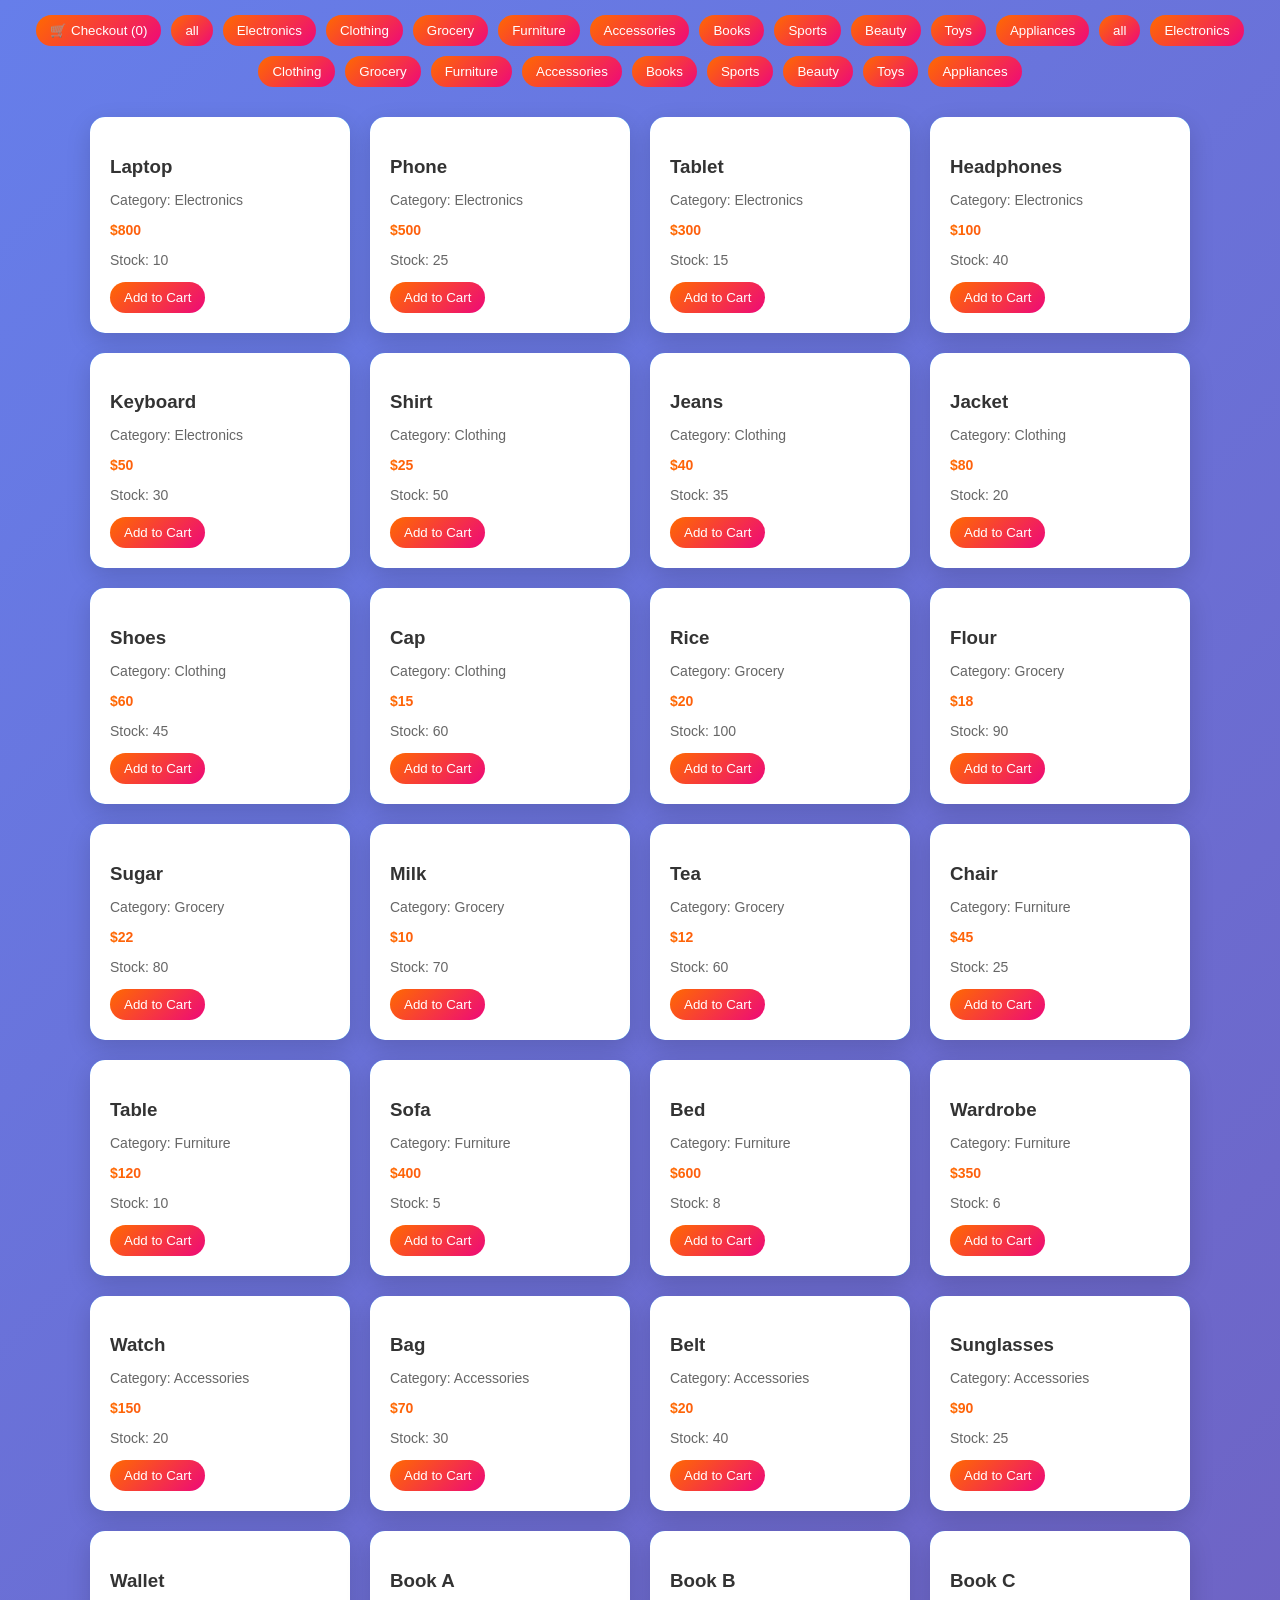
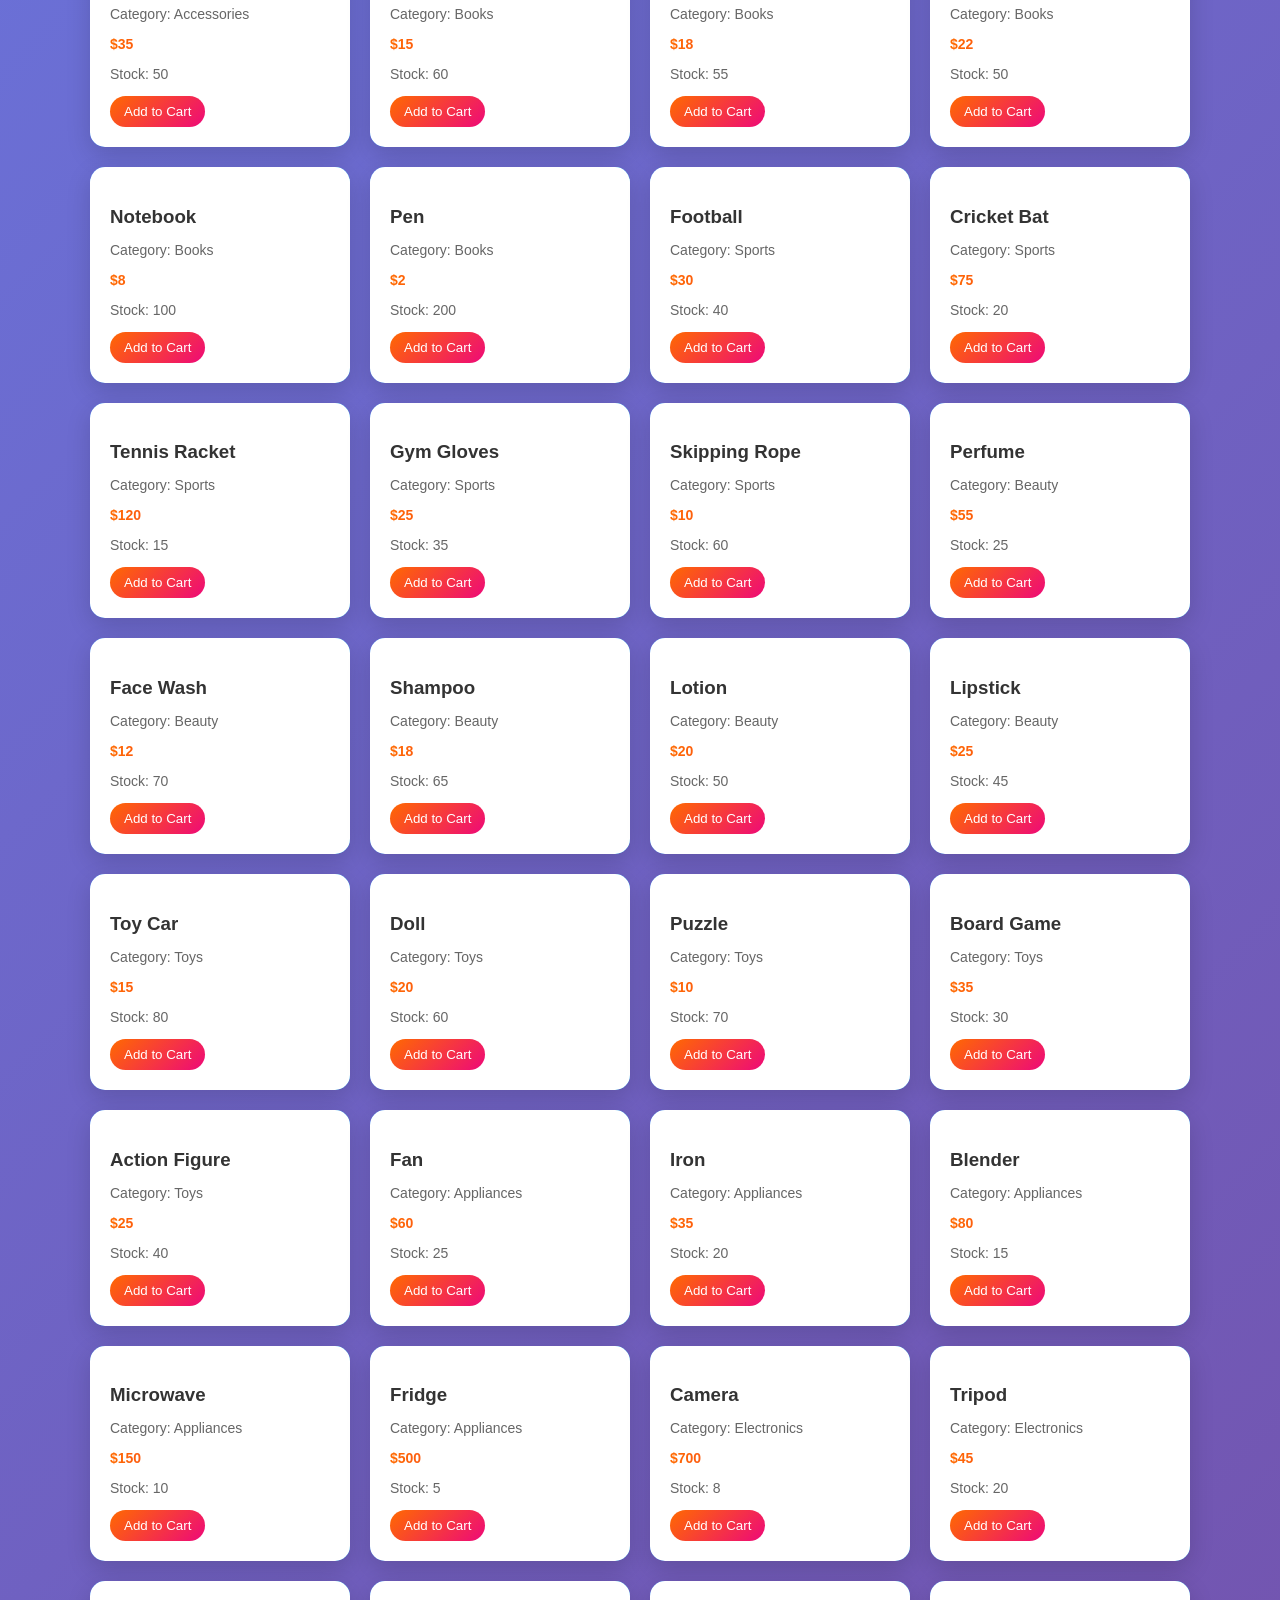
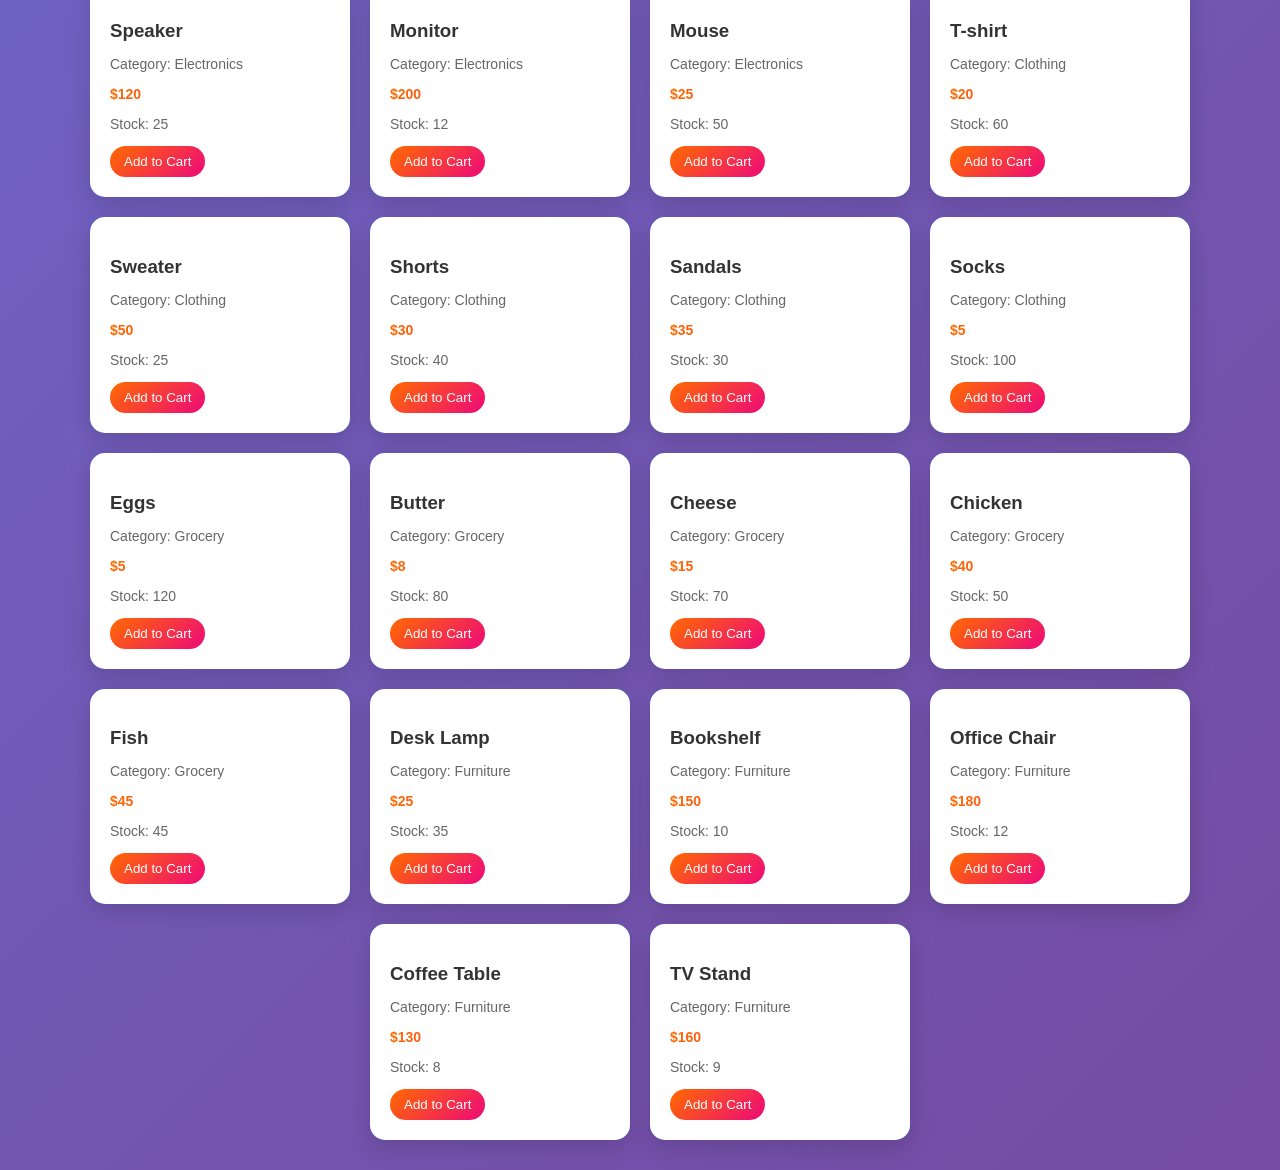
<file: index.html>
<!DOCTYPE html>
<html lang="en">
<head>
    <meta charset="UTF-8">
    <meta name="viewport" content="width=device-width, initial-scale=1.0">
    
    <title>Product App</title>
<link rel="icon" type="image/png" href="./ChatGPT Image May 17, 2026, 08_46_29 PM.png">
    <link rel="stylesheet" href="style.css">
</head>
<body>
     
    <div class="btns">

    </div>

        <div class="container"></div>

<script src="./app.js"></script>
</body>
</html>
</file>
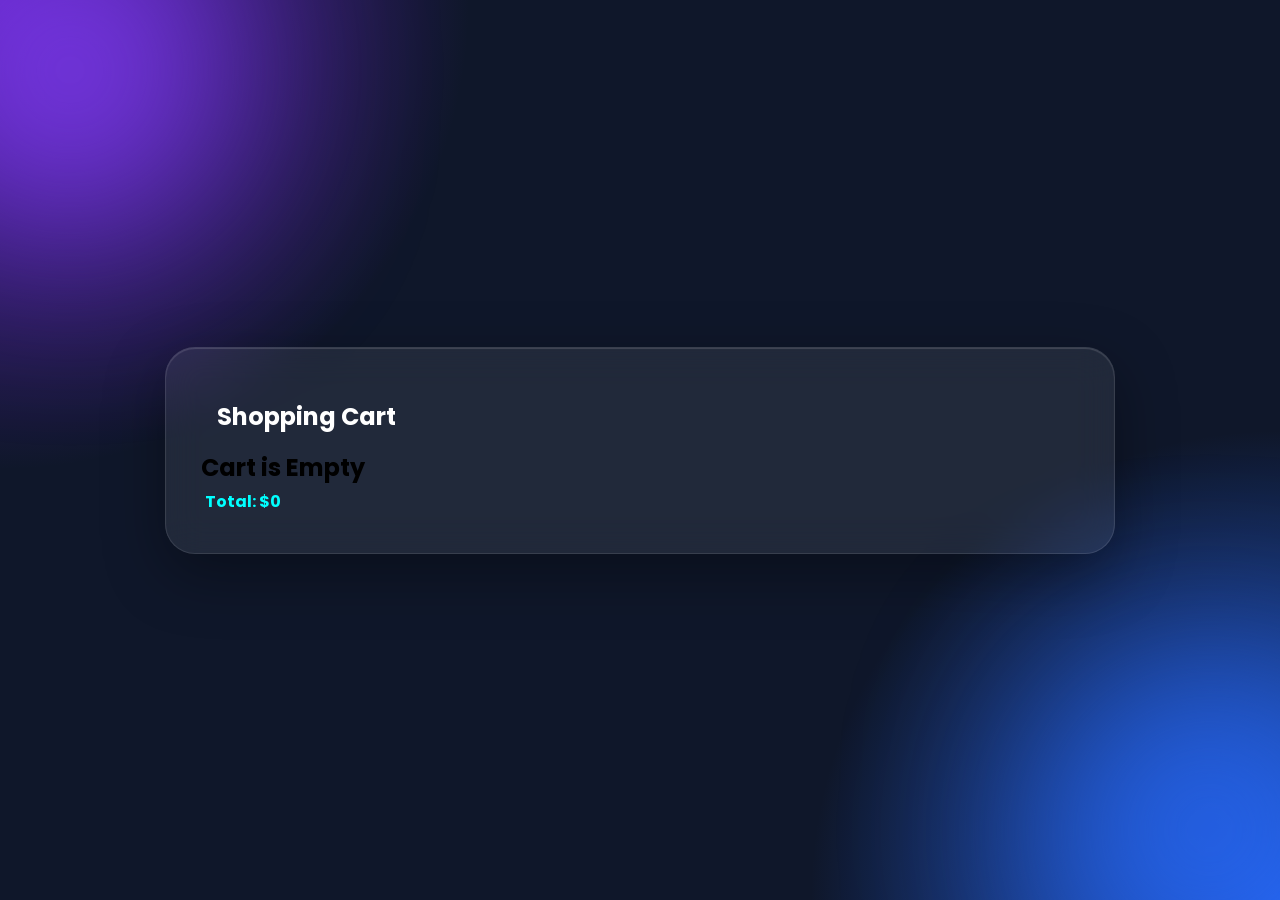
<file: cart.html>
<!DOCTYPE html>
<html lang="en">

<head>
    <meta charset="UTF-8">
    <title>🛒 Cart Page</title>
   


    <link href="https://fonts.googleapis.com/css2?family=Poppins:wght@300;400;500;600;700&display=swap"
        rel="stylesheet">

   <link rel="stylesheet" href="cart.css">
</head>




<body>

    <div class="cart-container">
        <h2 class="h2">Shopping Cart</h2>

        <div class="items">



        </div>

        <div class="total-section">
            Total: <span class="total-amount"></span>
        </div>
    </div>


    <script src="./cart.js"></script>
</body>

</html>
</file>
<file: style.css>
body {
    font-family: Arial, sans-serif;
    background: linear-gradient(135deg, #667eea, #764ba2);
    margin: 0;
}

/* Container */
.container {
    display: flex;
    flex-wrap: wrap;
    gap: 20px;
    padding: 30px;
    justify-content: center;
}

/* Card */
.card {
    background: #ffffff;
    padding: 20px;
    width: 220px;
    border-radius: 15px;
    box-shadow: 0 8px 25px rgba(0,0,0,0.15);
    transition: 0.4s ease;
    position: relative;
    overflow: hidden;
}

/* Animated gradient border */
.card::before {
    content: "";
    position: absolute;
    inset: -2px;
    background: linear-gradient(270deg, #ff6a00, #ee0979, #00c6ff, #0072ff);
    background-size: 400% 400%;
    z-index: -1;
    border-radius: 15px;
    animation: gradientMove 6s ease infinite;
}

/* Hover */
.card:hover {
    transform: translateY(-12px) scale(1.05);
}

/* Text */
.card h3 {
    margin-bottom: 10px;
    color: #333;
}

.card p {
    font-size: 14px;
    color: #666;
}

/* Price with gradient text */
.price {
    font-weight: bold;
    font-size: 16px;
    background: linear-gradient(90deg, #ff6a00, #ee0979);
    -webkit-background-clip: text;
    -webkit-text-fill-color: transparent;
}

/* Buttons */
.btns {
    display: flex;
    justify-content: center;
    gap: 10px;
    margin-top: 15px;
    flex-wrap: wrap;
}

button {
    padding: 8px 14px;
    border: none;
    border-radius: 25px;
    cursor: pointer;
    color: #fff;
    background: linear-gradient(135deg, #ff6a00, #ee0979);
    transition: 0.3s;
}

/* Button hover */
button:hover {
    background: linear-gradient(135deg, #00c6ff, #0072ff);
    transform: scale(1.1);
}

/* Animation */
@keyframes gradientMove {
    0% { background-position: 0% 50%; }
    50% { background-position: 100% 50%; }
    100% { background-position: 0% 50%; }
}
</file>
<file: cart.css>
* {
            margin: 0;
            padding: 0;
            box-sizing: border-box;
        }

        body {
            font-family: "Poppins", sans-serif;
            min-height: 100vh;
            background:
                radial-gradient(circle at top left, #5b21b6, transparent 30%),
                radial-gradient(circle at bottom right, #2563eb, transparent 30%),
                #0f172a;
            display: flex;
            justify-content: center;
            align-items: center;
            padding: 30px;
            overflow-x: hidden;
        }

        /* Floating Glow */
        body::before,
        body::after {
            content: "";
            position: fixed;
            width: 300px;
            height: 300px;
            border-radius: 50%;
            filter: blur(100px);
            z-index: -1;
            animation: float 8s infinite ease-in-out;
        }

        body::before {
            background: #7c3aed;
            top: -80px;
            left: -80px;
        }

        body::after {
            background: #2563eb;
            bottom: -80px;
            right: -80px;
            animation-delay: 3s;
        }

        @keyframes float {

            0%,
            100% {
                transform: translateY(0px);
            }

            50% {
                transform: translateY(30px);
            }
        }

        .cart-container {
            width: 100%;
            max-width: 950px;
            background: rgba(255, 255, 255, 0.08);
            backdrop-filter: blur(18px);
            border: 1px solid rgba(255, 255, 255, 0.1);
            border-radius: 30px;
            padding: 35px;
            box-shadow:
                0 20px 60px rgba(0, 0, 0, 0.35),
                inset 0 1px 1px rgba(255, 255, 255, 0.15);
            animation: fadeUp 1s ease;
        }

        @keyframes fadeUp {
            from {
                opacity: 0;
                transform: translateY(50px);
            }

            to {
                opacity: 1;
                transform: translateY(0);
            }
        }

        .top {
            display: flex;
            justify-content: space-between;
            align-items: center;
            margin-bottom: 35px;
        }

        .title {
            color: white;
        }

        .title h2 {
            font-size: 36px;
            font-weight: 700;
        }

        .title p {
            color: rgba(255, 255, 255, 0.7);
            margin-top: 6px;
        }

        .cart-icon {
            width: 70px;
            height: 70px;
            border-radius: 20px;
            background: linear-gradient(135deg, #7c3aed, #2563eb);
            display: flex;
            justify-content: center;
            align-items: center;
            color: white;
            font-size: 30px;
            box-shadow: 0 10px 25px rgba(124, 58, 237, 0.4);
            animation: pulse 2s infinite;
        }

        @keyframes pulse {
            0% {
                transform: scale(1);
            }

            50% {
                transform: scale(1.08);
            }

            100% {
                transform: scale(1);
            }
        }

        .items {
            display: flex;
            flex-direction: column;
            gap: 20px;
        }

        .cart-item {
            display: flex;
            align-items: center;
            justify-content: space-between;
            padding: 22px;
            border-radius: 22px;
            background: rgba(255, 255, 255, 0.06);
            transition: 0.4s;
            position: relative;
            overflow: hidden;
            animation: slideItem .5s ease;
        }

        .cart-item::before {
            content: "";
            position: absolute;
            width: 150%;
            height: 100%;
            background: linear-gradient(to right,
                    transparent,
                    rgba(255, 255, 255, 0.08),
                    transparent);
            transform: translateX(-100%);
            transition: .8s;
        }

        .cart-item:hover::before {
            transform: translateX(100%);
        }

        .cart-item:hover {
            transform: translateY(-6px) scale(1.01);
            background: rgba(255, 255, 255, 0.09);
            box-shadow: 0 15px 40px rgba(0, 0, 0, 0.25);
        }

        @keyframes slideItem {
            from {
                opacity: 0;
                transform: translateX(50px);
            }

            to {
                opacity: 1;
                transform: translateX(0);
            }
        }

        .left {
            display: flex;
            align-items: center;
            gap: 18px;
            flex: 2;
        }

        .product-img {
            width: 85px;
            height: 85px;
            border-radius: 18px;
            background: linear-gradient(135deg, #7c3aed, #2563eb);
            display: flex;
            justify-content: center;
            align-items: center;
            font-size: 30px;
            color: white;
            box-shadow: 0 10px 25px rgba(37, 99, 235, 0.35);
        }

        .item-info h3 {
            color: white;
            font-size: 18px;
            margin-bottom: 6px;
        }

        .item-info p {
            color: rgba(255, 255, 255, 0.65);
            font-size: 14px;
        }

        .price {
            color: #fff;
            font-size: 18px;
            font-weight: 600;
            min-width: 100px;
            text-align: center;
        }

        .qty-box {
            display: flex;
            align-items: center;
            gap: 14px;
            background: rgba(153, 42, 42, 0.08);
            padding: 10px 14px;
            border-radius: 50px;
        }

        .qty-box button {
            width: 38px;
            height: 38px;
            border: none;
            border-radius: 50%;
            background: linear-gradient(135deg, #7c3aed, #2563eb);
            color: white;
            font-size: 20px;
            cursor: pointer;
            transition: .3s;
            box-shadow: 0 8px 20px rgba(37, 99, 235, 0.4);
        }

        .qty-box button:hover {
            transform: scale(1.12) rotate(8deg);
        }

        .qty-box span {
            color: white;
            font-size: 18px;
            min-width: 20px;
            text-align: center;
            font-weight: 600;
        }

        .item-total {
            color: #fff;
            font-size: 22px;
            font-weight: 700;
            min-width: 120px;
            text-align: right;
        }

        .bottom {
            margin-top: 35px;
            padding-top: 25px;
            border-top: 1px solid rgba(255, 255, 255, 0.12);
            display: flex;
            justify-content: space-between;
            align-items: center;
            flex-wrap: wrap;
            gap: 20px;
        }

        .total-box h3 {
            color: rgba(255, 255, 255, 0.7);
            font-weight: 400;
            margin-bottom: 6px;
        }

        .total-box h1 {
            color: white;
            font-size: 42px;
        }

        .checkout-btn {
            padding: 18px 35px;
            border: none;
            border-radius: 60px;
            background: linear-gradient(135deg, #7c3aed, #2563eb);
            color: white;
            font-size: 18px;
            font-weight: 600;
            cursor: pointer;
            transition: .4s;
            box-shadow: 0 15px 35px rgba(124, 58, 237, 0.45);
        }

        .checkout-btn:hover {
            transform: translateY(-5px) scale(1.03);
            box-shadow: 0 20px 45px rgba(124, 58, 237, 0.6);
        }

        .empty {
            text-align: center;
            color: white;
            padding: 50px 0;
        }

        .empty h2 {
            font-size: 34px;
            margin-bottom: 10px;
        }

        .empty p {
            color: rgba(255, 255, 255, 0.7);
        }

        @media(max-width: 768px) {

            .cart-item {
                flex-direction: column;
                gap: 20px;
                align-items: flex-start;
            }

            .bottom {
                flex-direction: column;
                align-items: flex-start;
            }

            .item-total {
                text-align: left;
            }

            .top {
                flex-direction: column;
                gap: 20px;
                align-items: flex-start;
            }
        }
        .total-section {
            color: aqua;
            font-weight: bolder;
            padding: 4px;
        }
        .h2 {
            padding: 16px;
            color: white;
        }
</file>
